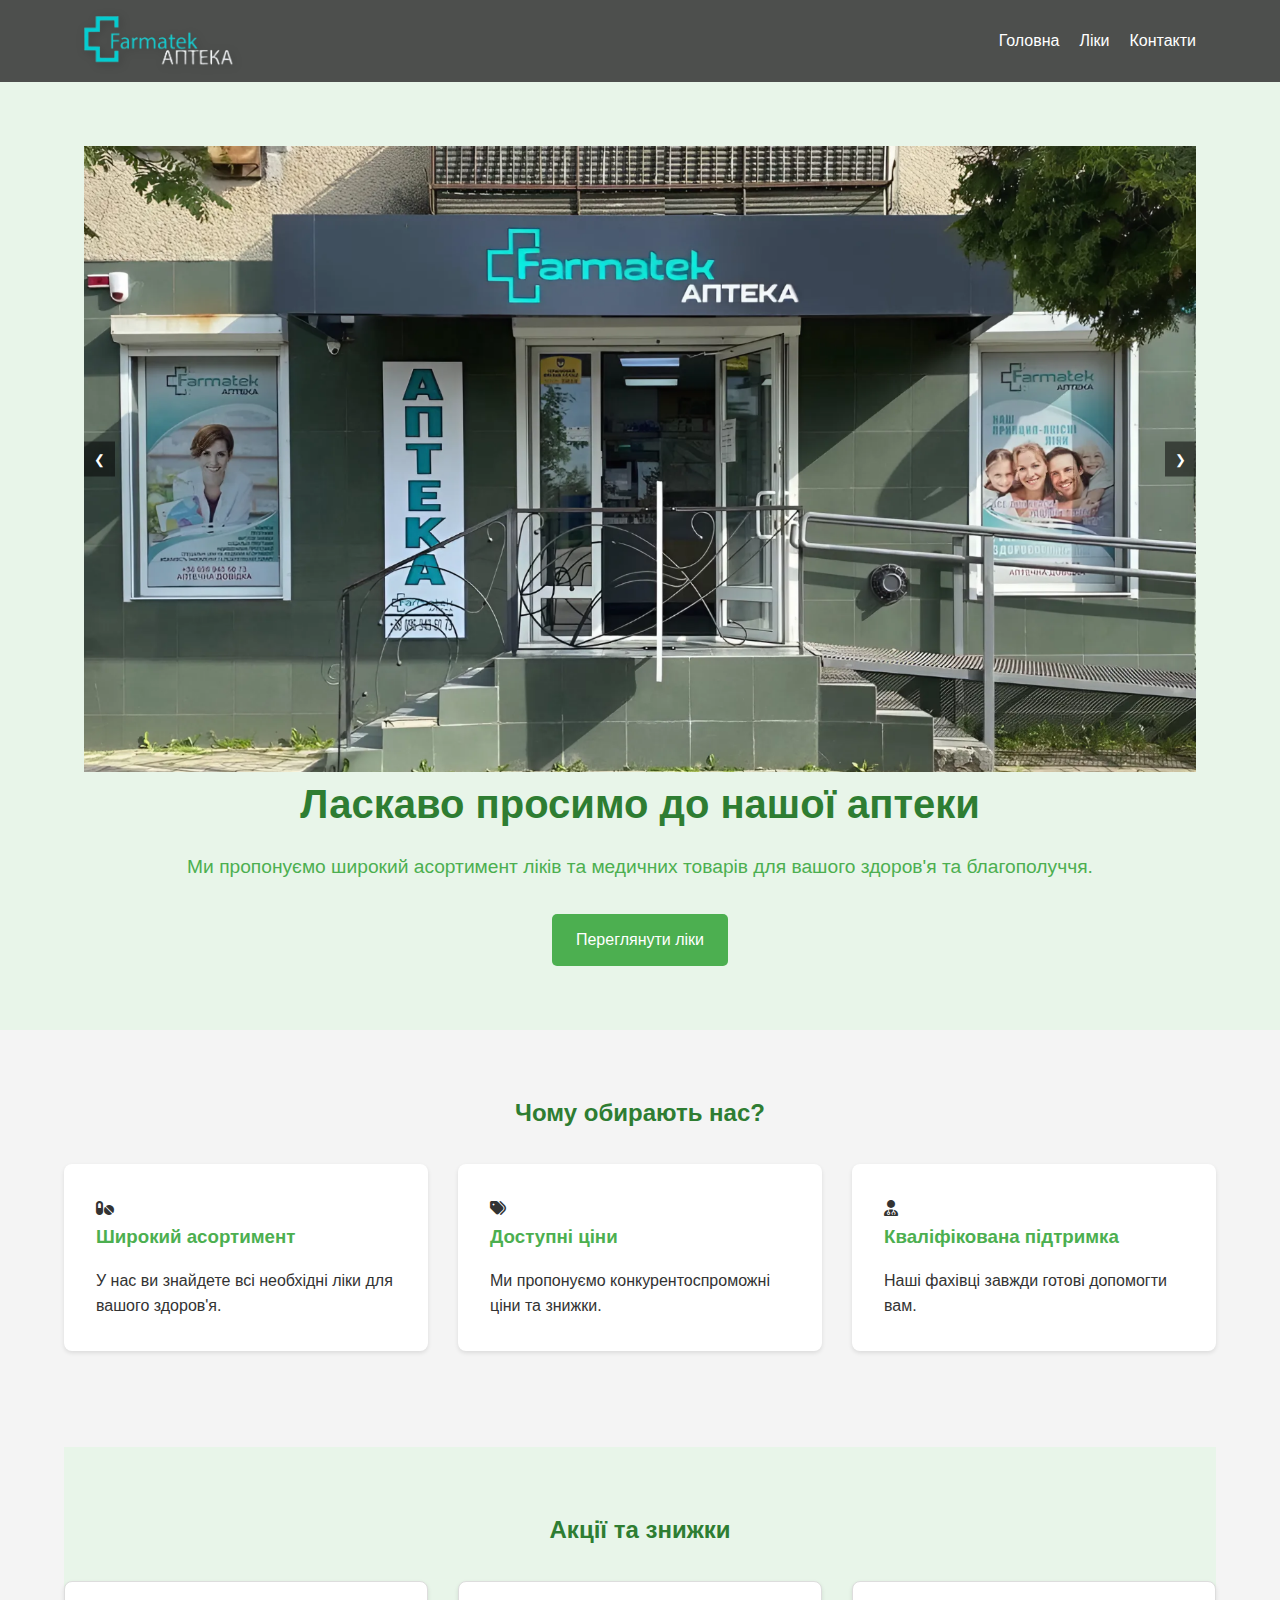
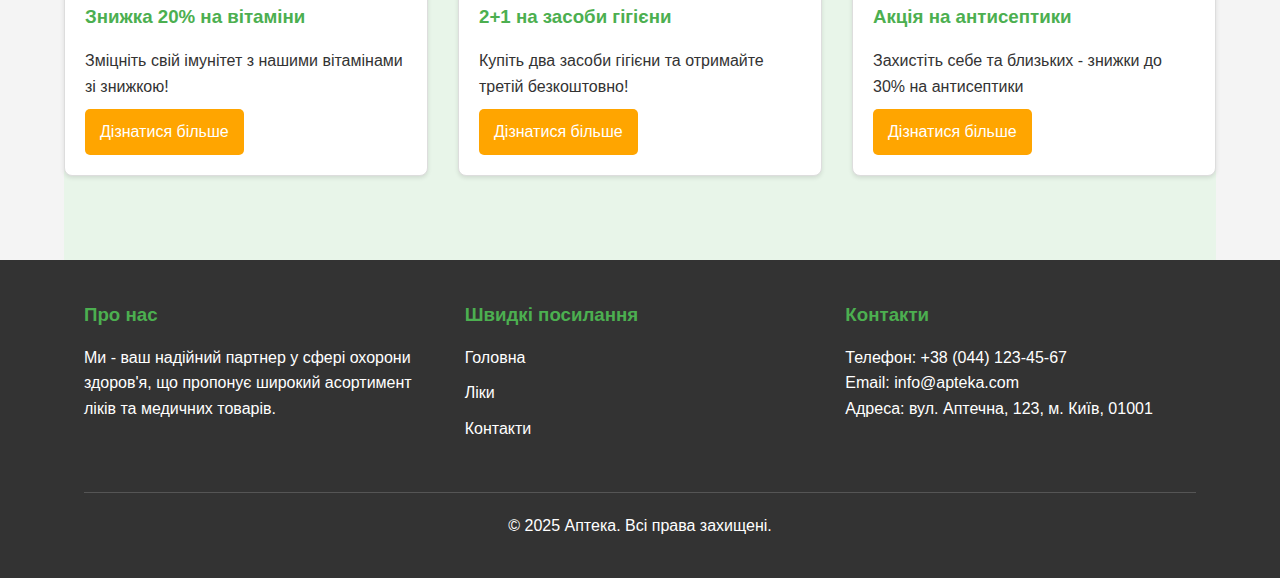
<file: index.html>
<!DOCTYPE html>
<html lang="uk">
<head>
    <meta charset="UTF-8">
    <meta name="viewport" content="width=device-width, initial-scale=1.0">
    <title>Аптека - Ваше здоров'я наш вибір</title>
    <link rel="shortcut icon" href="img/link_logo.png" type="image/png">
    <link rel="stylesheet" href="css/main.css">
    <link rel="stylesheet" href="https://cdnjs.cloudflare.com/ajax/libs/font-awesome/6.0.0-beta3/css/all.min.css">
</head>
<body>
    <nav>
        <div class="container">
            <img src="img/photo_5210785853041929127_x-removebg-preview.png" alt="Logo" class="logo">
            <ul>
                <li><a href="index.html">Головна</a></li>
                <li><a href="medecsine.html">Ліки</a></li>
                <li><a href="Kontackt.html">Контакти</a></li>
            </ul>
        </div>
    </nav>

    <header class="hero">
        <div class="container">
            <div class="slider">
                <div class="slides">
                    <div class="slide">
                        <img src="img/Apteka.jpeg" alt="Ласкаво просимо до нашої аптеки">
                        <p class="legend">Ласкаво просимо до нашої аптеки</p>
                    </div>
                    <div class="slide">
                        <img src="img/Apteka.jpeg" alt="Широкий асортимент ліків">
                        <p class="legend">Широкий асортимент ліків</p>
                    </div>
                    <div class="slide">
                        <img src="img/Apteka.jpeg" alt="Професійна консультація">
                        <p class="legend">Професійна консультація</p>
                    </div>
                </div>
                <div class="controls">
                    <button class="control prev">&#10094;</button>
                    <button class="control next">&#10095;</button>
                </div>
            </div>
            </div>
            <h1>Ласкаво просимо до нашої аптеки</h1>
            <p>Ми пропонуємо широкий асортимент ліків та медичних товарів для вашого здоров'я та благополуччя.</p>
            <a href="medecsine.html" class="btn">Переглянути ліки</a>
        </div>
    </header>

    <main>
        <section id="home" class="container">
            <h2>Чому обирають нас?</h2>
            <div class="features">
                <div class="feature">
                    <i class="fas fa-pills"></i>
                    <h3>Широкий асортимент</h3>
                    <p>У нас ви знайдете всі необхідні ліки для вашого здоров'я.</p>
                </div>
                <div class="feature">
                    <i class="fas fa-tags"></i>
                    <h3>Доступні ціни</h3>
                    <p>Ми пропонуємо конкурентоспроможні ціни та знижки.</p>
                </div>
                <div class="feature">
                    <i class="fas fa-user-md"></i>
                    <h3>Кваліфікована підтримка</h3>
                    <p>Наші фахівці завжди готові допомогти вам.</p>
                </div>
            </div>
        </section>

        <section id="promotions" class="container">
            <h2>Акції та знижки</h2>
            <div class="promotions-list">
                <div class="promotion-card">
                    <h3>Знижка 20% на вітаміни</h3>
                    <p>Зміцніть свій імунітет з нашими вітамінами зі знижкою!</p>
                    <a href="medecine.html" class="btn btn-secondary">Дізнатися більше</a>
                </div>
                <div class="promotion-card">
                    <h3>2+1 на засоби гігієни</h3>
                    <p>Купіть два засоби гігієни та отримайте третій безкоштовно!</p>
                    <a href="medecine.html" class="btn btn-secondary">Дізнатися більше</a>
                </div>
                <div class="promotion-card">
                    <h3>Акція на антисептики</h3>
                    <p>Захистіть себе та близьких - знижки до 30% на антисептики</p>
                    <a href="medecine.html" class="btn btn-secondary">Дізнатися більше</a>
                </div>
            </div>
        </section>
    </main>

    <footer class="site-footer">
        <div class="container">
            <div class="footer-content">
                <div class="footer-section">
                    <h3>Про нас</h3>
                    <p>Ми - ваш надійний партнер у сфері охорони здоров'я, що пропонує широкий асортимент ліків та медичних товарів.</p>
                </div>
                <div class="footer-section">
                    <h3>Швидкі посилання</h3>
                    <ul>
                        <li><a href="index.html">Головна</a></li>
                        <li><a href="medecine.html">Ліки</a></li>
                        <li><a href="kontakt.html">Контакти</a></li>
                    </ul>
                </div>
                <div class="footer-section">
                    <h3>Контакти</h3>
                    <p>Телефон: +38 (044) 123-45-67</p>
                    <p>Email: info@apteka.com</p>
                    <p>Адреса: вул. Аптечна, 123, м. Київ, 01001</p>
                </div>
            </div>
            <div class="footer-bottom">
                <p>&copy; 2025 Аптека. Всі права захищені.</p>
            </div>
        </div>
    </footer>

    <script src="script.js"></script>
</body>
</html>
</file>
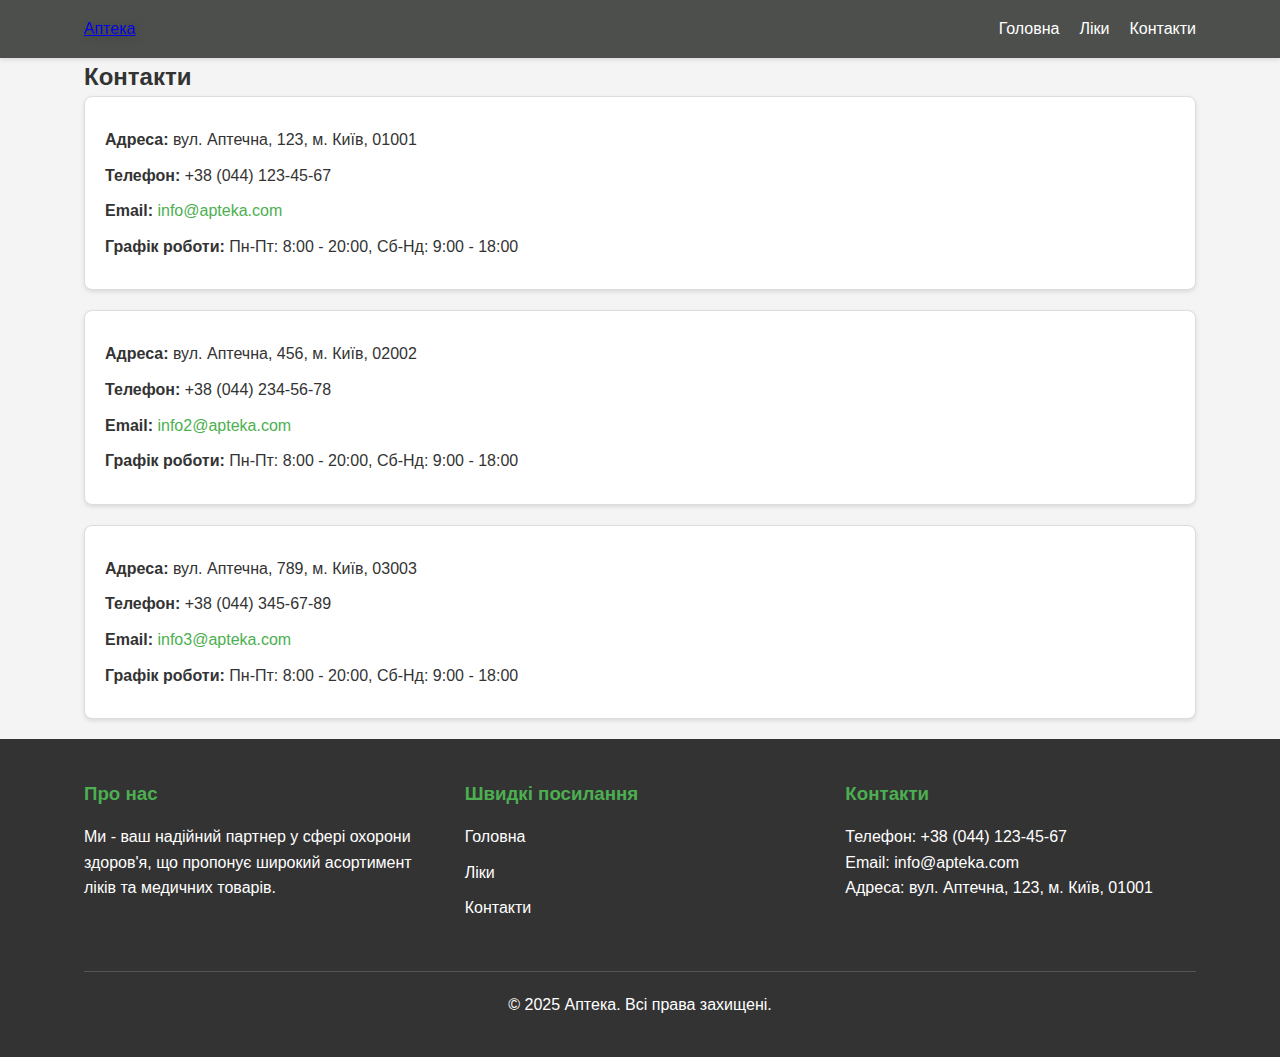
<file: Kontackt.html>
<!DOCTYPE html>
<html lang="uk">
<head>
    <meta charset="UTF-8">
    <meta name="viewport" content="width=device-width, initial-scale=1.0">
    <title>Контакти - Аптека</title>
    <link rel="stylesheet" href="css/main.css">
    <link rel="stylesheet" href="https://cdnjs.cloudflare.com/ajax/libs/font-awesome/6.0.0-beta3/css/all.min.css">
</head>
<body>
    <nav>
        <div class="container">
            <a href="index.html" class="logo">Аптека</a>
            <ul>
                <li><a href="index.html">Головна</a></li>
                <li><a href="medecsine.html">Ліки</a></li>
                <li><a href="kontakt.html">Контакти</a></li>
            </ul>
        </div>
    </nav>

    <main>
        <section id="contacts" class="container">
            <h2>Контакти</h2>
            <div class="contact-info">
                <p><strong>Адреса:</strong> вул. Аптечна, 123, м. Київ, 01001</p>
                <p><strong>Телефон:</strong> +38 (044) 123-45-67</p>
                <p><strong>Email:</strong> <a href="mailto:info@apteka.com">info@apteka.com</a></p>
                <p><strong>Графік роботи:</strong> Пн-Пт: 8:00 - 20:00, Сб-Нд: 9:00 - 18:00</p>
            </div>
            <div class="contact-info">
                <p><strong>Адреса:</strong> вул. Аптечна, 456, м. Київ, 02002</p>
                <p><strong>Телефон:</strong> +38 (044) 234-56-78</p>
                <p><strong>Email:</strong> <a href="mailto:info2@apteka.com">info2@apteka.com</a></p>
                <p><strong>Графік роботи:</strong> Пн-Пт: 8:00 - 20:00, Сб-Нд: 9:00 - 18:00</p>
            </div>
            <div class="contact-info">
                <p><strong>Адреса:</strong> вул. Аптечна, 789, м. Київ, 03003</p>
                <p><strong>Телефон:</strong> +38 (044) 345-67-89</p>
                <p><strong>Email:</strong> <a href="mailto:info3@apteka.com">info3@apteka.com</a></p>
                <p><strong>Графік роботи:</strong> Пн-Пт: 8:00 - 20:00, Сб-Нд: 9:00 - 18:00</p>
            </div>
        </section>
    </main>

    <footer class="site-footer">
        <div class="container">
            <div class="footer-content">
                <div class="footer-section">
                    <h3>Про нас</h3>
                    <p>Ми - ваш надійний партнер у сфері охорони здоров'я, що пропонує широкий асортимент ліків та медичних товарів.</p>
                </div>
                <div class="footer-section">
                    <h3>Швидкі посилання</h3>
                    <ul>
                        <li><a href="index.html">Головна</a></li>
                        <li><a href="medecine.html">Ліки</a></li>
                        <li><a href="kontakt.html">Контакти</a></li>
                    </ul>
                </div>
                <div class="footer-section">
                    <h3>Контакти</h3>
                    <p>Телефон: +38 (044) 123-45-67</p>
                    <p>Email: info@apteka.com</p>
                    <p>Адреса: вул. Аптечна, 123, м. Київ, 01001</p>
                </div>
            </div>
            <div class="footer-bottom">
                <p>&copy; 2025 Аптека. Всі права захищені.</p>
            </div>
        </div>
    </footer>

    <script src="script.js"></script>
</body>
</html>
</file>
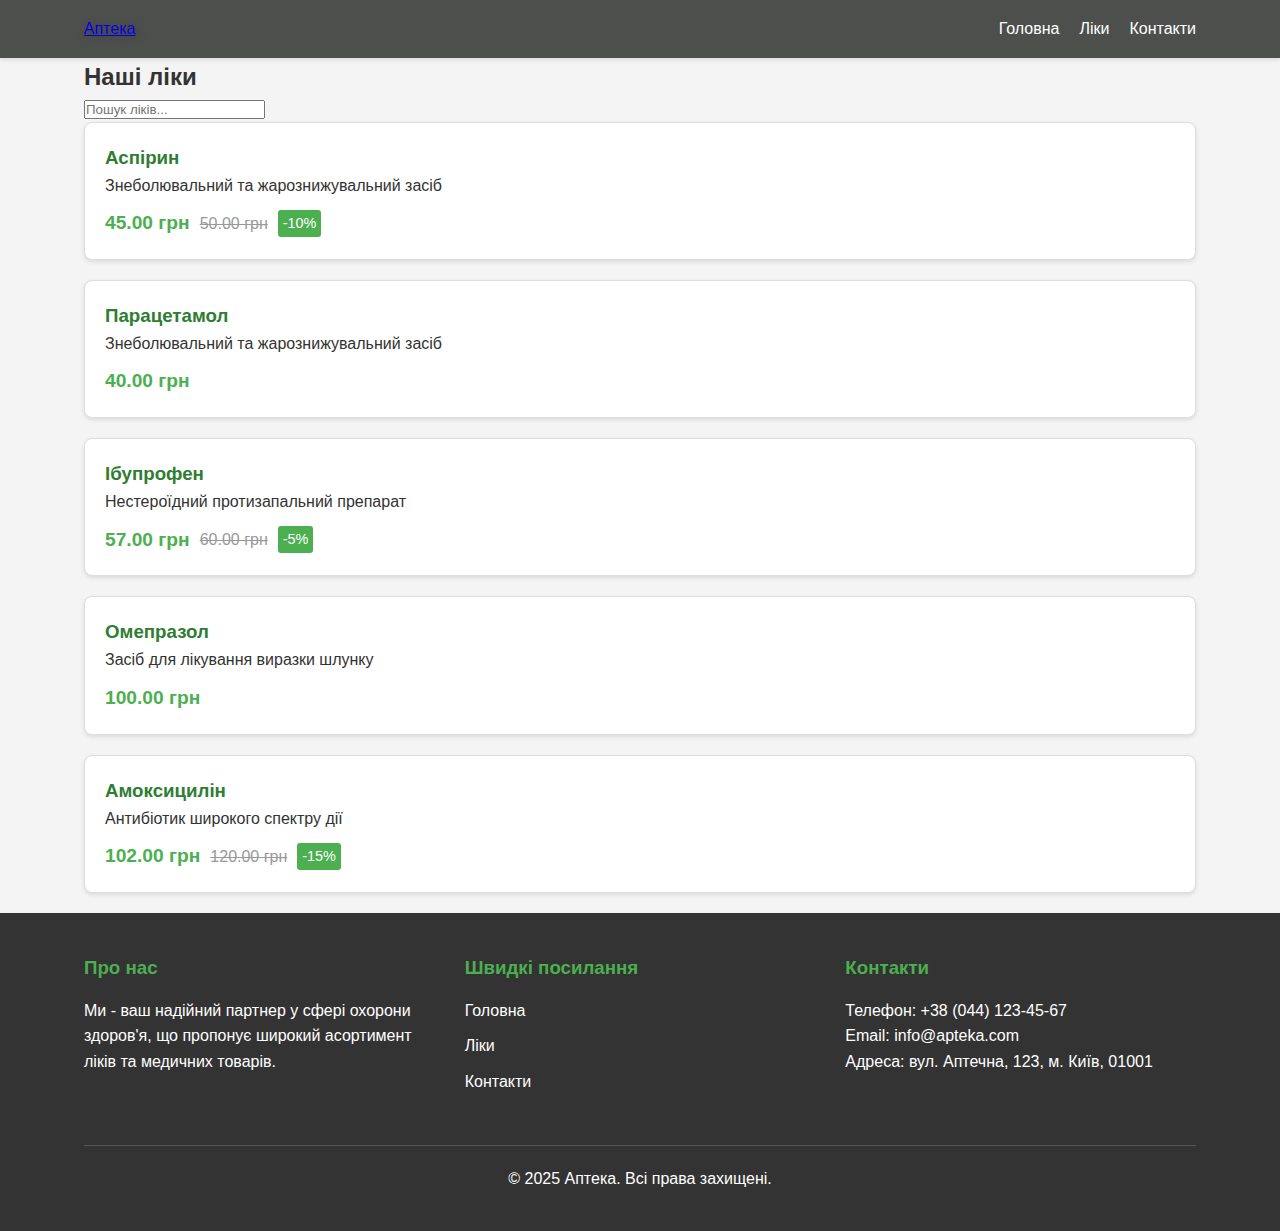
<file: medecsine.html>
<!DOCTYPE html>
<html lang="uk">
<head>
    <meta charset="UTF-8">
    <meta name="viewport" content="width=device-width, initial-scale=1.0">
    <title>Наші Ліки - Аптека</title>
    <link rel="stylesheet" href="css/main.css">
    <link rel="stylesheet" href="https://cdnjs.cloudflare.com/ajax/libs/font-awesome/6.0.0-beta3/css/all.min.css">
</head>
<body>
    <nav>
        <div class="container">
            <a href="index.html" class="logo">Аптека</a>
            <ul>
                <li><a href="index.html">Головна</a></li>
                <li><a href="medecine.html">Ліки</a></li>
                <li><a href="Kontackt.html">Контакти</a></li>
            </ul>
        </div>
    </nav>

    <main>
        <section id="medicines" class="container">
            <h2>Наші ліки</h2>
            <form id="search-form" class="search-form">
                <input type="text" id="search-input" class="search-input" placeholder="Пошук ліків...">
            </form>
            <div id="medicine-list" class="medicine-list">
                <!-- Ліки будуть додані за допомогою JavaScript -->
            </div>
        </section>
    </main>

    <footer class="site-footer">
        <div class="container">
            <div class="footer-content">
                <div class="footer-section">
                    <h3>Про нас</h3>
                    <p>Ми - ваш надійний партнер у сфері охорони здоров'я, що пропонує широкий асортимент ліків та медичних товарів.</p>
                </div>
                <div class="footer-section">
                    <h3>Швидкі посилання</h3>
                    <ul>
                        <li><a href="index.html">Головна</a></li>
                        <li><a href="medecine.html">Ліки</a></li>
                        <li><a href="kontakt.html">Контакти</a></li>
                    </ul>
                </div>
                <div class="footer-section">
                    <h3>Контакти</h3>
                    <p>Телефон: +38 (044) 123-45-67</p>
                    <p>Email: info@apteka.com</p>
                    <p>Адреса: вул. Аптечна, 123, м. Київ, 01001</p>
                </div>
            </div>
            <div class="footer-bottom">
                <p>&copy; 2025 Аптека. Всі права захищені.</p>
            </div>
        </div>
    </footer>

    <script src="script.js"></script>
</body>
</html>
</file>
<file: css/main.css>
/* Reset and base styles */
* {
  margin: 0;
  padding: 0;
  box-sizing: border-box;
}

body {
  font-family: 'Arial', sans-serif;
  line-height: 1.6;
  color: #333;
  background-color: #f4f4f4;
}

.container {
  width: 90%;
  max-width: 1200px;
  margin: 0 auto;
  padding: 0 20px;
}

/* Navigation styles */
nav {
  background-color: #4d4f4d;
  padding: 1rem 0;
  box-shadow: 0 2px 4px rgba(0,0,0,0.1);
}

nav .container {
  display: flex;
  justify-content: space-between;
  align-items: center;
}

.logo {
    width: 150px; /* Розмір логотипу */
    filter: drop-shadow(2px 2px 5px rgba(0, 0, 0, 0.2)); /* Додає тінь */
}

nav ul {
  display: flex;
  list-style: none;
}

nav ul li {
  margin-left: 20px;
}

nav ul li a {
  color: white;
  text-decoration: none;
  font-weight: 500;
  transition: color 0.3s ease;
}

nav ul li a:hover {
  color: #e8f5e9;
}

/* Hero section styles */
.hero {
  background-color: #e8f5e9;
  padding: 4rem 0;
  text-align: center;
}

.hero h1 {
  font-size: 2.5rem;
  color: #2e7d32;
  margin-bottom: 1rem;
}

.hero p {
  font-size: 1.2rem;
  color: #4caf50;
  margin-bottom: 2rem;
}

.btn {
  display: inline-block;
  background-color: #4CAF50;
  color: white;
  padding: 0.8rem 1.5rem;
  text-decoration: none;
  border-radius: 5px;
  transition: background-color 0.3s ease;
}

.btn:hover {
  background-color: #45a049;
}

/* Features section styles */
#home {
  padding: 4rem 0;
}

#home h2 {
  text-align: center;
  color: #2e7d32;
  margin-bottom: 2rem;
}

.features {
  display: flex;
  justify-content: space-between;
  flex-wrap: wrap;
}

.feature {
  flex-basis: calc(33.333% - 20px);
  background-color: white;
  padding: 2rem;
  border-radius: 8px;
  box-shadow: 0 2px 4px rgba(0,0,0,0.1);
  margin-bottom: 2rem;
}

.feature h3 {
  color: #4CAF50;
  margin-bottom: 1rem;
}

/* Carousel styles */
.slider {
  position: relative;
  width: 100%;
  max-width: 100%; /* Обмеження максимальної ширини */
  aspect-ratio: 16 / 9; /* Зберігаємо пропорції */
  margin: auto;
  overflow: hidden;
}

.slides {
  display: flex;
  transition: transform 0.5s ease-in-out;
}

.slide {
  flex: 1 0 100%; /* Одна картинка займає 100% простору */
  box-sizing: border-box;
}

.slide img {
  width: 100%;
  height: auto; /* Забезпечує адаптацію висоти відповідно до ширини */
  object-fit: cover; /* Обрізає зайве, щоб картинка виглядала красиво */
  display: block;
}

.legend {
  text-align: center;
  font-size: 18px;
  margin-top: 10px;
}

.controls {
  position: absolute;
  top: 50%;
  width: 100%;
  display: flex;
  justify-content: space-between;
  transform: translateY(-50%);
}

.control {
  background-color: rgba(0, 0, 0, 0.5);
  color: white;
  border: none;
  padding: 10px;
  cursor: pointer;
}

.control:hover {
  background-color: rgba(0, 0, 0, 0.7);
}

/* Medicine card styles */
.medicine-card {
  background: #fff;
  border: 1px solid #ddd;
  border-radius: 8px;
  padding: 20px;
  margin-bottom: 20px;
  box-shadow: 0 2px 4px rgba(0, 0, 0, 0.1);
  transition: transform 0.3s ease;
}

.medicine-card:hover {
  transform: translateY(-5px);
}

.medicine-card h3 {
  margin-top: 0;
  color: #2e7d32;
}

.price-info {
  margin-top: 10px;
  display: flex;
  align-items: center;
}

.price {
  font-weight: bold;
  color: #4CAF50;
  font-size: 1.2rem;
}

.original-price {
  text-decoration: line-through;
  color: #999;
  margin-left: 10px;
}

.discount {
  background: #4CAF50;
  color: white;
  padding: 2px 5px;
  border-radius: 3px;
  margin-left: 10px;
  font-size: 0.9rem;
}

/* Contact info styles */
.contact-info {
  background: #fff;
  border: 1px solid #ddd;
  border-radius: 8px;
  padding: 20px;
  margin-bottom: 20px;
  box-shadow: 0 2px 4px rgba(0, 0, 0, 0.1);
}

.contact-info p {
  margin: 10px 0;
}

.contact-info a {
  color: #4CAF50;
  text-decoration: none;
  transition: color 0.3s ease;
}

.contact-info a:hover {
  color: #45a049;
  text-decoration: underline;
}

/* Promotions section styles */
#promotions {
  padding: 4rem 0;
  background-color: #e8f5e9;
}

#promotions h2 {
  text-align: center;
  color: #2e7d32;
  margin-bottom: 2rem;
}

.promotions-list {
  display: flex;
  justify-content: space-between;
  flex-wrap: wrap;
}

.promotion-card {
  flex-basis: calc(33.333% - 20px);
  background: #fff;
  border: 1px solid #ddd;
  border-radius: 8px;
  padding: 20px;
  margin-bottom: 20px;
  box-shadow: 0 2px 4px rgba(0, 0, 0, 0.1);
  transition: transform 0.3s ease;
}

.promotion-card:hover {
  transform: translateY(-5px);
}

.promotion-card h3 {
  color: #4CAF50;
  margin-top: 0;
  margin-bottom: 1rem;
}

.btn-secondary {
  background-color: #FFA500;
  color: white;
  padding: 10px 15px;
  border: none;
  border-radius: 5px;
  text-decoration: none;
  display: inline-block;
  margin-top: 10px;
  transition: background-color 0.3s ease;
}

.btn-secondary:hover {
  background-color: #FF8C00;
}

/* Footer styles */
.site-footer {
  background-color: #333;
  color: #fff;
  padding: 40px 0;
}

.footer-content {
  display: flex;
  justify-content: space-between;
  flex-wrap: wrap;
}

.footer-section {
  flex-basis: calc(33.333% - 20px);
  margin-bottom: 20px;
}

.footer-section h3 {
  color: #4CAF50;
  margin-bottom: 15px;
}

.footer-section ul {
  list-style: none;
  padding: 0;
}

.footer-section ul li {
  margin-bottom: 10px;
}

.footer-section ul li a {
  color: #fff;
  text-decoration: none;
  transition: color 0.3s ease;
}

.footer-section ul li a:hover {
  color: #4CAF50;
}

.footer-bottom {
  border-top: 1px solid #555;
  padding-top: 20px;
  margin-top: 20px;
  text-align: center;
}

/* Accessibility improvements */
.sr-only {
  position: absolute;
  width: 1px;
  height: 1px;
  padding: 0;
  margin: -1px;
  overflow: hidden;
  clip: rect(0, 0, 0, 0);
  white-space: nowrap;
  border-width: 0;
}

/* Focus styles for better keyboard navigation */
a:focus,
button:focus,
input:focus {
  outline: 2px solid #4CAF50;
  outline-offset: 2px;
}

/* Responsive design */
@media (max-width: 768px) {
  .feature,
  .promotion-card,
  .footer-section {
    flex-basis: 100%;
  }

  nav ul {
    flex-direction: column;
    align-items: center;
  }

  nav ul li {
    margin: 10px 0;
  }

  .hero h1 {
    font-size: 2rem;
  }

  .hero p {
    font-size: 1rem;
  }
}

@media (max-width: 480px) {
  .container {
    width: 95%;
    padding: 0 10px;
  }

  .btn,
  .btn-secondary {
    display: block;
    width: 100%;
    text-align: center;
  }
}
</file>
